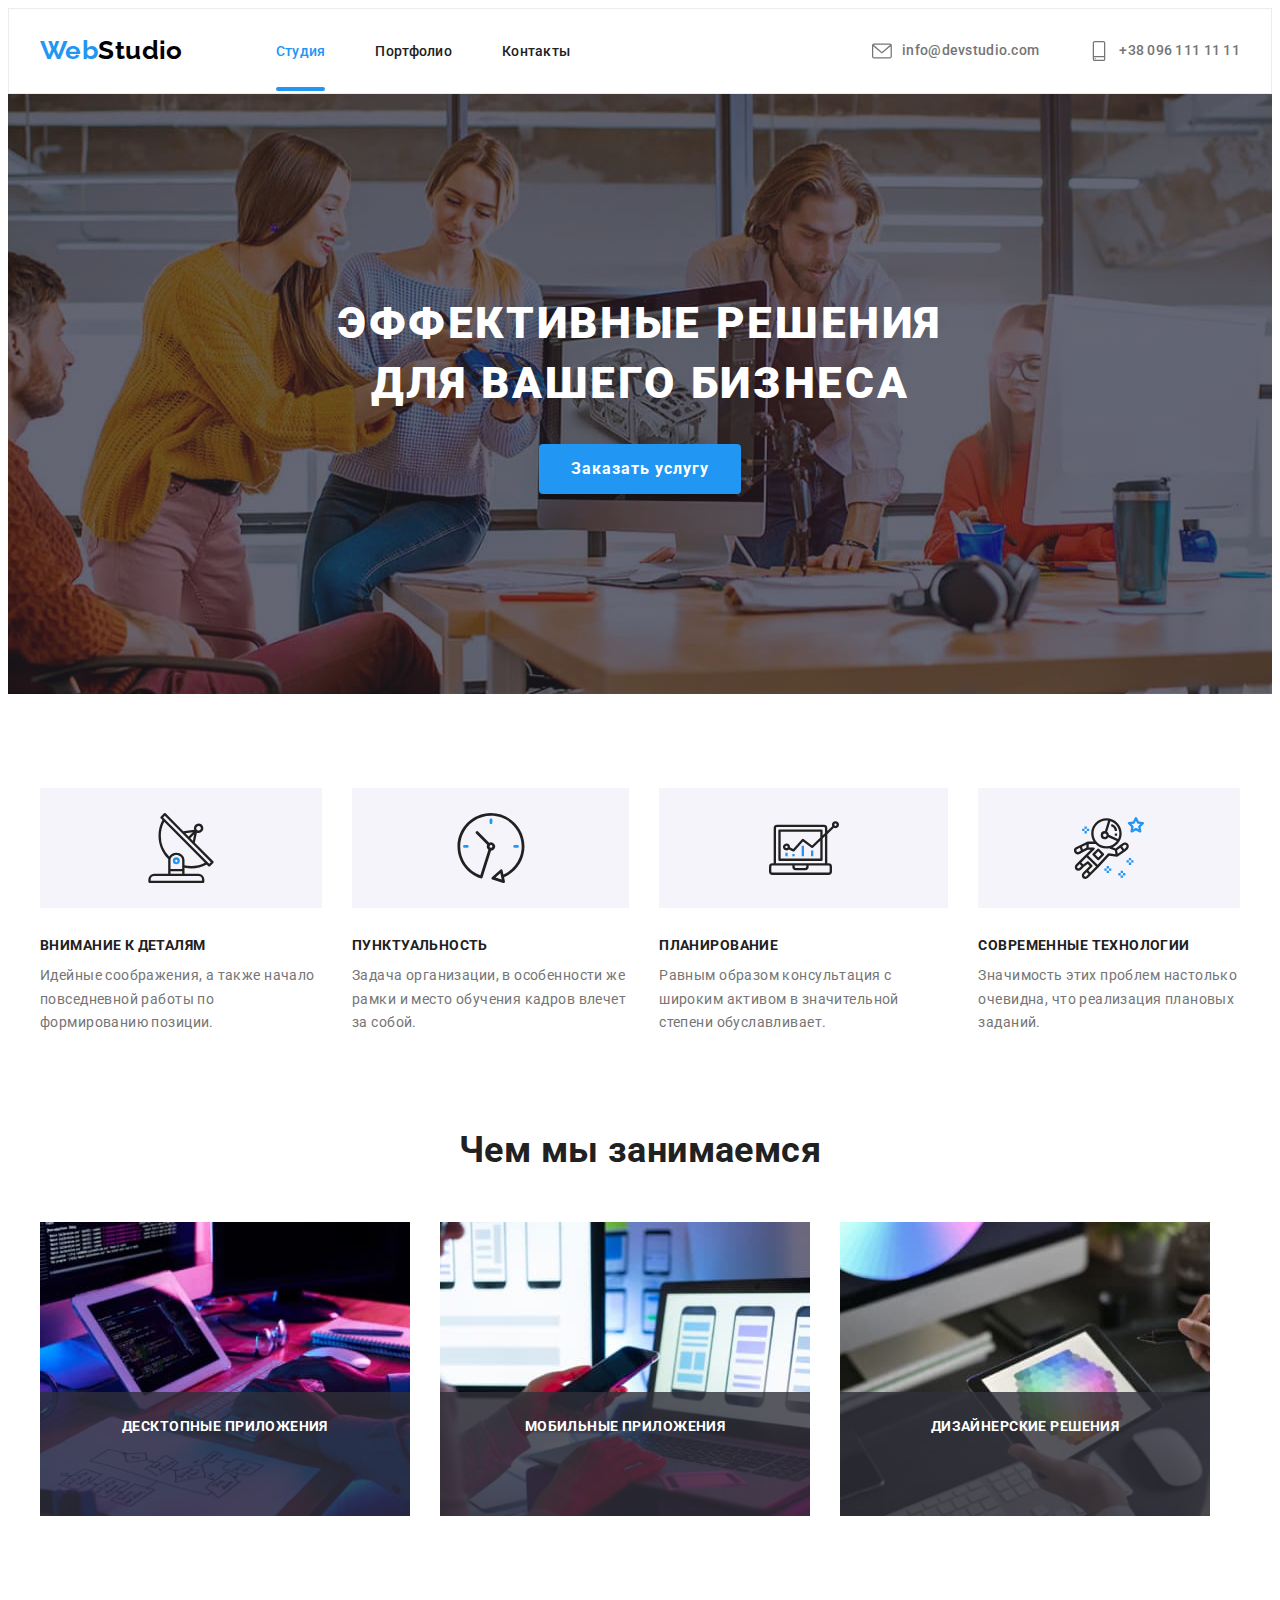
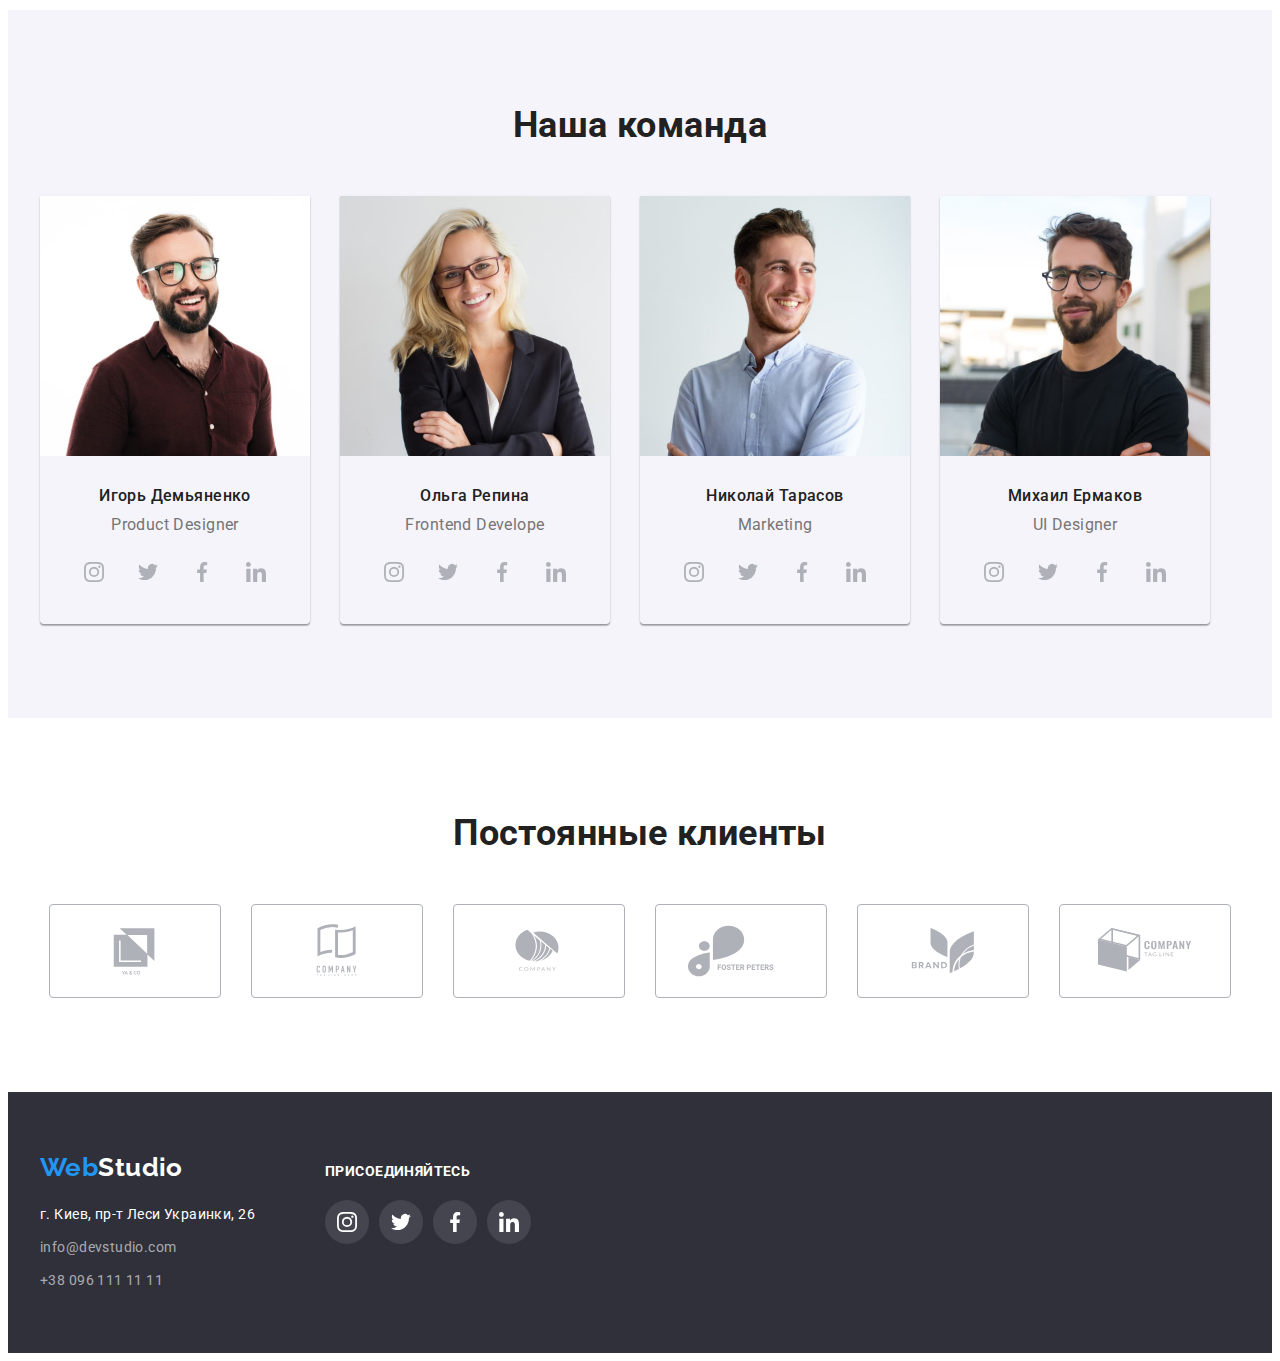
<file: index.html>
<!DOCTYPE html>
<html lang="ru">
  <head>
    <meta charset="UTF-8" />
    <meta http-equiv="X-UA-Compatible" content="IE=edge" />
    <meta name="viewport" content="width=device-width, initial-scale=1.0" />
    <title>homework05</title>
    <link
      href="https://fonts.googleapis.com/css2?family=Raleway:wght@700&family=Roboto:wght@400;500;700;900&display=swap"
      rel="stylesheet"
    />
    <link
      rel="stylesheet"
      href="https://cdnjs.cloudflare.com/ajax/libs/modern-normalize/1.1.0/modern-normalize.min.css"
      integrity="sha512-wpPYUAdjBVSE4KJnH1VR1HeZfpl1ub8YT/NKx4PuQ5NmX2tKuGu6U/JRp5y+Y8XG2tV+wKQpNHVUX03MfMFn9Q=="
      crossorigin="anonymous"
      referrerpolicy="no-referrer"
    />
    <link rel="stylesheet" href="./css/styles.css" />
  </head>

  <body>
    <!-- Шапка сайта -->
    <header class="header">
      <div class="container page-top flex">
        <nav class="flex">
          <a href="./index.html" lang="en" class="logo link"> <span>Web</span>Studio</a>

          <ul class="site-nav list flex">
            <li class="site-nav-item"><a href="./index.html" class="link current"> Студия</a></li>
            <li class="site-nav-item"><a href="./portfolio.html" class="link"> Портфолио</a></li>
            <li class="site-nav-item"><a href="" class="link"> Контакты</a></li>
          </ul>
        </nav>

        <ul class="contact-nav list flex">
          <li class="contact-nav-item">
            <a href="mailto:info@devstudio.com" class="link flex">
              <svg class="contact-icon" width="20" height="20">
                <use href="./images/icons.svg#icon-e-mail"></use>
              </svg>
              info@devstudio.com</a
            >
          </li>
          <li class="contact-nav-item">
            <a href="tel:+380961111111" class="link flex">
              <svg class="contact-icon" width="20" height="20">
                <use href="./images/icons.svg#icon-phone"></use>
              </svg>
              +38 096 111 11 11</a
            >
          </li>
        </ul>
      </div>
    </header>

    <main>
      <!-- Герой -->
      <section class="hero">
        <div class="container">
          <h1 class="hero-title">Эффективные решения для вашего бизнеса</h1>
          <button type="button" class="button" data-modal-open>Заказать услугу</button>
        </div>
      </section>

      <!-- Преимущества -->
      <section class="section feature">
        <div class="container">
          <h2 class="section-title visually-hidden">Преимущества</h2>
          <ul class="feature-list flex list">
            <li class="feature-item">
              <div class="feature-icon flex">
                <svg width="70" height="70">
                  <use href="./images/icons.svg#icon-antenna"></use>
                </svg>
              </div>
              <h3 class="title">Внимание к деталям</h3>
              <p class="text">
                Идейные соображения, а также начало повседневной работы по формированию позиции.
              </p>
            </li>
            <li class="feature-item">
              <div class="feature-icon flex">
                <svg width="70" height="70">
                  <use href="./images/icons.svg#icon-clock"></use>
                </svg>
              </div>
              <h3 class="title">Пунктуальность</h3>
              <p class="text">
                Задача организации, в особенности же рамки и место обучения кадров влечет за собой.
              </p>
            </li>
            <li class="feature-item">
              <div class="feature-icon flex">
                <svg width="70" height="70">
                  <use href="./images/icons.svg#icon-diagram"></use>
                </svg>
              </div>
              <h3 class="title">Планирование</h3>
              <p class="text">
                Равным образом консультация с широким активом в значительной степени обуславливает.
              </p>
            </li>
            <li class="feature-item">
              <div class="feature-icon flex">
                <svg width="70" height="70">
                  <use href="./images/icons.svg#icon-astronaut"></use>
                </svg>
              </div>
              <h3 class="title">Современные технологии</h3>
              <p class="text">
                Значимость этих проблем настолько очевидна, что реализация плановых заданий.
              </p>
            </li>
          </ul>
        </div>
      </section>

      <!-- Чем мы занимаемся -->
      <section class="section activvity">
        <div class="container">
          <h2 class="section-title">Чем мы занимаемся</h2>
          <ul class="flex list">
            <li class="activvity-item">
              <img src="./images/workone.jpg" alt="Кто-то делает разметку страницы" width="370" />
              <p class="activvity-item-text">Десктопные приложения</p>
            </li>
            <li class="activvity-item">
              <img src="./images/worktwo.jpg" alt="Кто-то делает " width="370" />
              <p class="activvity-item-text">Мобильные приложения</p>
            </li>
            <li class="activvity-item">
              <img
                src="./images/workthree.jpg"
                alt="Кто-то занимается подбором цвета"
                width="370"
              />
              <p class="activvity-item-text">Дизайнерские решения</p>
            </li>
          </ul>
        </div>
      </section>

      <!-- Наша команда -->
      <section class="section team">
        <div class="container">
          <h2 class="section-title">Наша команда</h2>
          <ul class="flex team-member list">
            <li class="team-member-item">
              <img src="./images/teamone.jpg" alt="Фото сотрудника" width="270" />
              <div class="team-member-descr">
                <h3 class="title">Игорь Демьяненко</h3>
                <p class="text" lang="en">Product Designer</p>
                <ul class="social-list list flex">
                  <li>
                    <a href="" class="social-link flex">
                      <svg class="social-icon" width="20" height="20">
                        <use href="./images/icons.svg#icon-instagram"></use>
                      </svg>
                    </a>
                  </li>
                  <li>
                    <a href="" class="social-link flex">
                      <svg class="social-icon" width="20" height="20">
                        <use href="./images/icons.svg#icon-twitter"></use>
                      </svg>
                    </a>
                  </li>
                  <li>
                    <a href="" class="social-link flex">
                      <svg class="social-icon" width="20" height="20">
                        <use href="./images/icons.svg#icon-facebook"></use>
                      </svg>
                    </a>
                  </li>
                  <li>
                    <a href="" class="social-link flex">
                      <svg class="social-icon" width="20" height="20">
                        <use href="./images/icons.svg#icon-linkedin"></use>
                      </svg>
                    </a>
                  </li>
                </ul>
              </div>
            </li>

            <li class="team-member-item">
              <img src="./images/teamtwo.jpg" alt="Фото сотрудника" width="270" />
              <div class="team-member-descr">
                <h3 class="title">Ольга Репина</h3>
                <p class="text" lang="en">Frontend Develope</p>
                <ul class="social-list list flex">
                  <li>
                    <a href="" class="social-link flex">
                      <svg class="social-icon" width="20" height="20">
                        <use href="./images/icons.svg#icon-instagram"></use>
                      </svg>
                    </a>
                  </li>
                  <li>
                    <a href="" class="social-link flex">
                      <svg class="social-icon" width="20" height="20">
                        <use href="./images/icons.svg#icon-twitter"></use>
                      </svg>
                    </a>
                  </li>
                  <li>
                    <a href="" class="social-link flex">
                      <svg class="social-icon" width="20" height="20">
                        <use href="./images/icons.svg#icon-facebook"></use>
                      </svg>
                    </a>
                  </li>
                  <li>
                    <a href="" class="social-link flex">
                      <svg class="social-icon" width="20" height="20">
                        <use href="./images/icons.svg#icon-linkedin"></use>
                      </svg>
                    </a>
                  </li>
                </ul>
              </div>
            </li>

            <li class="team-member-item">
              <img src="./images/teamthree.jpg" alt="Фото сотрудника" width="270" />
              <div class="team-member-descr">
                <h3 class="title">Николай Тарасов</h3>
                <p class="text" lang="en">Marketing</p>
                <ul class="social-list list flex">
                  <li>
                    <a href="" class="social-link flex">
                      <svg class="social-icon" width="20" height="20">
                        <use href="./images/icons.svg#icon-instagram"></use>
                      </svg>
                    </a>
                  </li>
                  <li>
                    <a href="" class="social-link flex">
                      <svg class="social-icon" width="20" height="20">
                        <use href="./images/icons.svg#icon-twitter"></use>
                      </svg>
                    </a>
                  </li>
                  <li>
                    <a href="" class="social-link flex">
                      <svg class="social-icon" width="20" height="20">
                        <use href="./images/icons.svg#icon-facebook"></use>
                      </svg>
                    </a>
                  </li>
                  <li>
                    <a href="" class="social-link flex">
                      <svg class="social-icon" width="20" height="20">
                        <use href="./images/icons.svg#icon-linkedin"></use>
                      </svg>
                    </a>
                  </li>
                </ul>
              </div>
            </li>

            <li class="team-member-item">
              <img src="./images/teamfour.jpg" alt="Фото сотрудника" width="270" />
              <div class="team-member-descr">
                <h3 class="title">Михаил Ермаков</h3>
                <p class="text" lang="en">UI Designer</p>
                <ul class="social-list list flex">
                  <li>
                    <a href="" class="social-link flex">
                      <svg class="social-icon" width="20" height="20">
                        <use href="./images/icons.svg#icon-instagram"></use>
                      </svg>
                    </a>
                  </li>
                  <li>
                    <a href="" class="social-link flex">
                      <svg class="social-icon" width="20" height="20">
                        <use href="./images/icons.svg#icon-twitter"></use>
                      </svg>
                    </a>
                  </li>
                  <li>
                    <a href="" class="social-link flex">
                      <svg class="social-icon" width="20" height="20">
                        <use href="./images/icons.svg#icon-facebook"></use>
                      </svg>
                    </a>
                  </li>
                  <li>
                    <a href="" class="social-link flex">
                      <svg class="social-icon" width="20" height="20">
                        <use href="./images/icons.svg#icon-linkedin"></use>
                      </svg>
                    </a>
                  </li>
                </ul>
              </div>
            </li>
          </ul>
        </div>
      </section>

      <!-- Постоянные клиенты -->
      <section class="section client">
        <div class="container">
          <h2 class="section-title">Постоянные клиенты</h2>
          <ul class="client-list list flex">
            <li>
              <a href="" class="client-item flex">
                <svg class="client-icon" width="106" height="60">
                  <use href="./images/icons.svg#icon-company1"></use>
                </svg>
              </a>
            </li>
            <li>
              <a href="" class="client-item flex">
                <svg class="client-icon" width="106" height="60">
                  <use href="./images/icons.svg#icon-company2"></use>
                </svg>
              </a>
            </li>
            <li>
              <a href="" class="client-item flex">
                <svg class="client-icon" width="106" height="60">
                  <use href="./images/icons.svg#icon-company3"></use>
                </svg>
              </a>
            </li>
            <li>
              <a href="" class="client-item flex">
                <svg class="client-icon" width="106" height="60">
                  <use href="./images/icons.svg#icon-company4"></use>
                </svg>
              </a>
            </li>
            <li>
              <a href="" class="client-item flex">
                <svg class="client-icon" width="106" height="60">
                  <use href="./images/icons.svg#icon-company5"></use>
                </svg>
              </a>
            </li>
            <li>
              <a href="" class="client-item flex">
                <svg class="client-icon" width="106" height="60">
                  <use href="./images/icons.svg#icon-company6"></use>
                </svg>
              </a>
            </li>
          </ul>
        </div>
      </section>
    </main>

    <!-- Футер -->
    <footer class="footer">
      <div class="container page-bottom flex">
        <div class="contacts">
          <a href="./index.html" lang="en" class="footer-logo link"> <span> Web</span>Studio</a>

          <address>
            <ul class="footer-nav list">
              <li><a href="" class="adress link"> г. Киев, пр-т Леси Украинки, 26</a></li>
              <li><a href="" class="email link"> info@devstudio.com</a></li>
              <li><a href="" class="tel link"> +38 096 111 11 11</a></li>
            </ul>
          </address>
        </div>

        <div class="social">
          <h3 class="social-title">присоединяйтесь</h3>
          <ul class="social-list list flex">
            <li>
              <a href="" class="social-link flex">
                <svg class="social-icon" width="20" height="20">
                  <use href="./images/icons.svg#icon-instagram"></use>
                </svg>
              </a>
            </li>
            <li>
              <a href="" class="social-link flex">
                <svg class="social-icon" width="20" height="20">
                  <use href="./images/icons.svg#icon-twitter"></use>
                </svg>
              </a>
            </li>
            <li>
              <a href="" class="social-link flex">
                <svg class="social-icon" width="20" height="20">
                  <use href="./images/icons.svg#icon-facebook"></use>
                </svg>
              </a>
            </li>
            <li>
              <a href="" class="social-link flex">
                <svg class="social-icon" width="20" height="20">
                  <use href="./images/icons.svg#icon-linkedin"></use>
                </svg>
              </a>
            </li>
          </ul>
        </div>
      </div>
    </footer>
    <!-- Модальное окно -->
    <div class="backdrop is-hidden" data-modal>
      <div class="modal">
        <p>
          Lorem ipsum dolor sit amet consectetur adipisicing elit. Soluta rerum saepe quos mollitia.
          Eligendi repellat, laudantium commodi consequatur sapiente, illum ipsum laborum odit illo
          nostrum adipisci dolore, nesciunt voluptatibus ab!
        </p>
        <button class="modal-button flex" type="button" data-modal-close>
          <svg class="modal-icon" width="18" height="18">
            <use href="./images/icons.svg#icon-close"></use>
          </svg>
        </button>
      </div>
    </div>
    <script src="./js/modal.js"></script>
  </body>
</html>
</file>
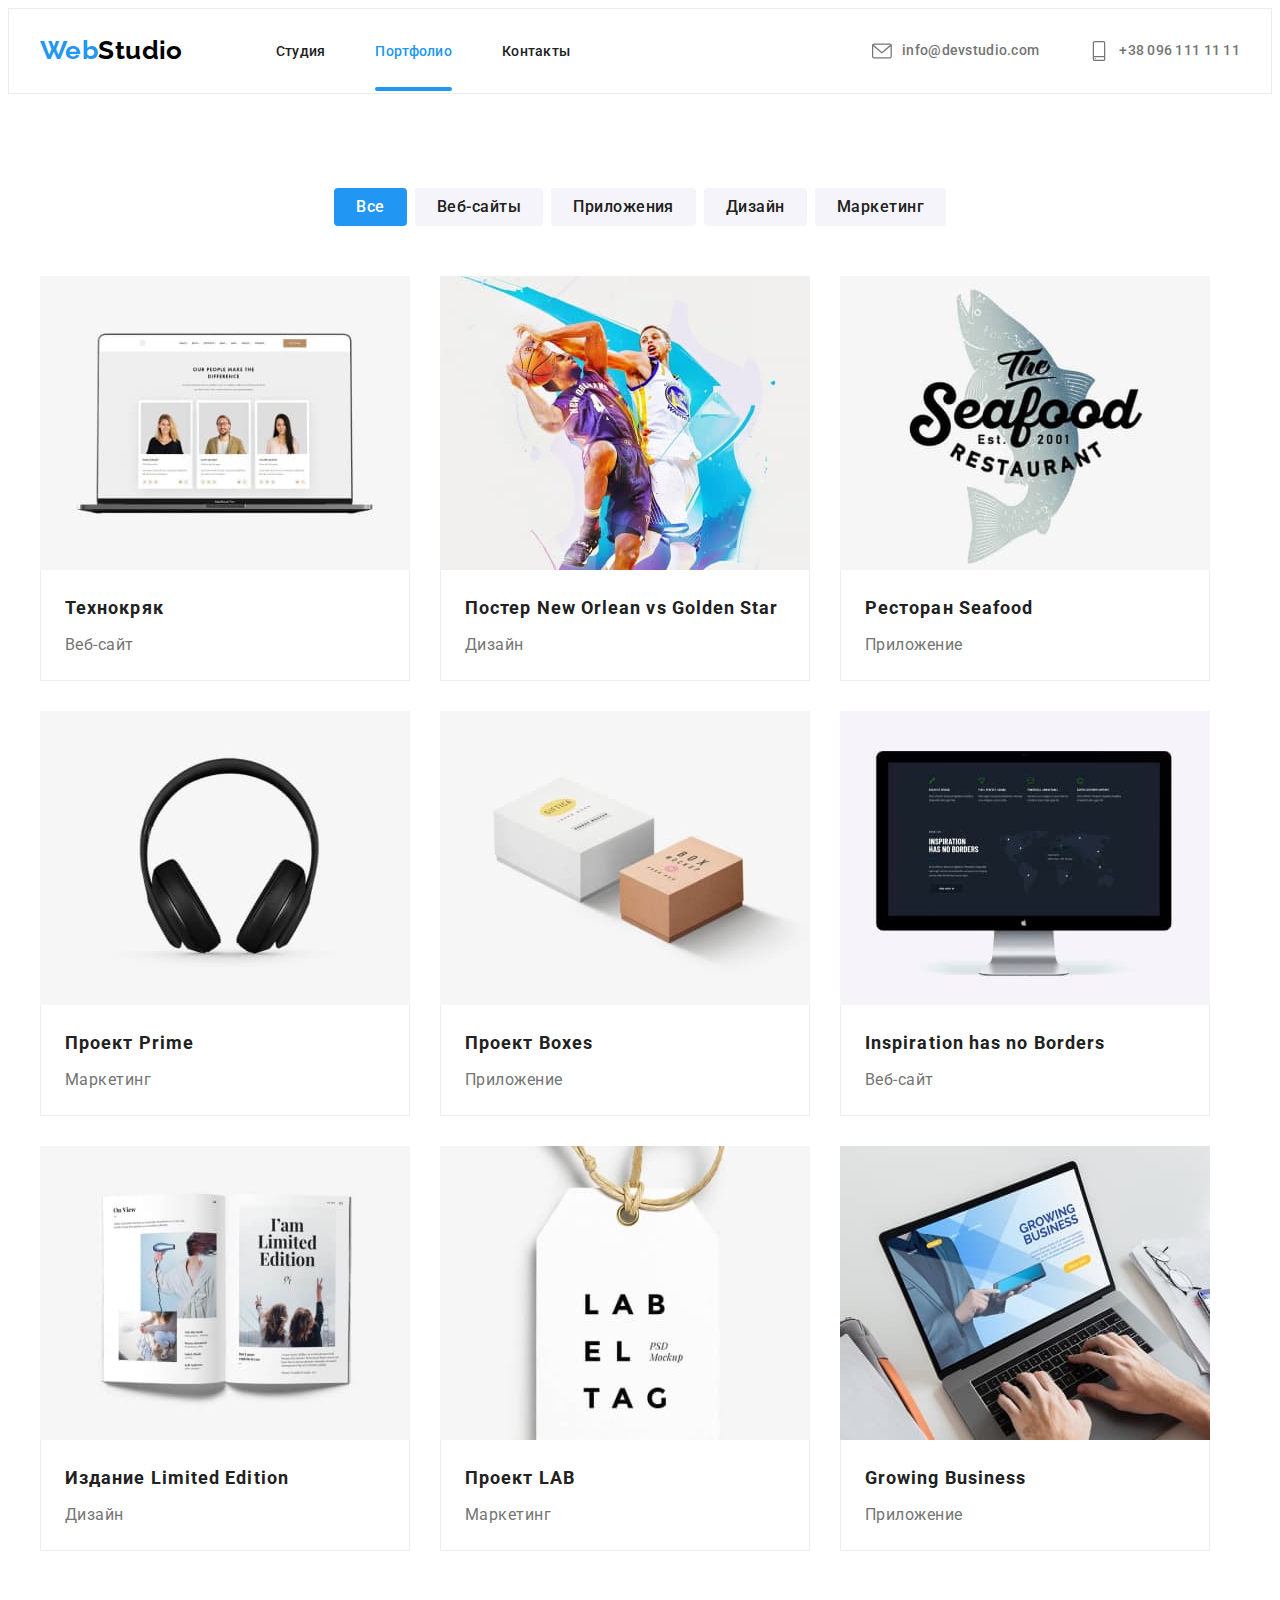
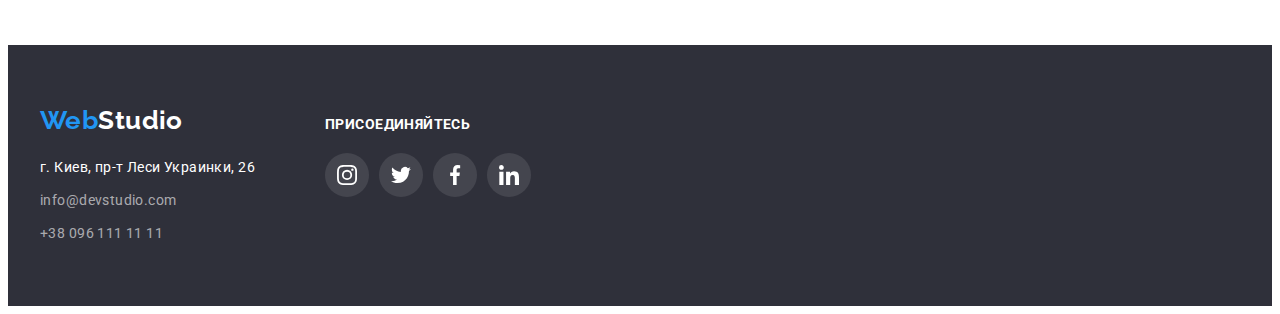
<file: portfolio.html>
<!DOCTYPE html>
<html lang="ru">
  <head>
    <meta charset="UTF-8" />
    <meta http-equiv="X-UA-Compatible" content="IE=edge" />
    <meta name="viewport" content="width=device-width, initial-scale=1.0" />
    <title>homework05</title>
    <link
      href="https://fonts.googleapis.com/css2?family=Raleway:wght@700&family=Roboto:wght@400;500;700;900&display=swap"
      rel="stylesheet"
    />
    <link
      rel="stylesheet"
      href="https://cdnjs.cloudflare.com/ajax/libs/modern-normalize/1.1.0/modern-normalize.min.css"
      integrity="sha512-wpPYUAdjBVSE4KJnH1VR1HeZfpl1ub8YT/NKx4PuQ5NmX2tKuGu6U/JRp5y+Y8XG2tV+wKQpNHVUX03MfMFn9Q=="
      crossorigin="anonymous"
      referrerpolicy="no-referrer"
    />
    <link rel="stylesheet" href="./css/styles.css" />
  </head>

  <body>
    <!-- Шапка сайта -->
    <header class="header">
      <div class="container page-top flex">
        <nav class="flex">
          <a href="./index.html" lang="en" class="logo link"> <span>Web</span>Studio</a>

          <ul class="site-nav list flex">
            <li class="site-nav-item"><a href="./index.html" class="link"> Студия</a></li>
            <li class="site-nav-item">
              <a href="./portfolio.html" class="link current"> Портфолио</a>
            </li>
            <li class="site-nav-item"><a href="" class="link"> Контакты</a></li>
          </ul>
        </nav>

        <ul class="contact-nav list flex">
          <li class="contact-nav-item">
            <a href="mailto:info@devstudio.com" class="link flex">
              <svg class="contact-icon" width="20" height="20">
                <use href="./images/icons.svg#icon-e-mail"></use>
              </svg>
              info@devstudio.com</a
            >
          </li>
          <li class="contact-nav-item">
            <a href="tel:+380961111111" class="link flex">
              <svg class="contact-icon" width="20" height="20">
                <use href="./images/icons.svg#icon-phone"></use>
              </svg>
              +38 096 111 11 11</a
            >
          </li>
        </ul>
      </div>
    </header>
    <main>
      <section class="section">
        <div class="container">
          <!-- Кнопки-фильтры -->
          <h1 class="visually-hidden">Наши работы</h1>
          <ul class="filter list flex">
            <li class="filter-item"><button type="button" class="button active">Все</button></li>
            <li class="filter-item"><button type="button" class="button">Веб-сайты</button></li>
            <li class="filter-item"><button type="button" class="button">Приложения</button></li>
            <li class="filter-item"><button type="button" class="button">Дизайн</button></li>
            <li class="filter-item"><button type="button" class="button">Маркетинг</button></li>
          </ul>

          <ul class="list examples flex">
            <li class="example-item">
              <a href="" class="link">
                <div class="example-thumb">
                  <img src="./images/tehnokryak.jpg" alt="Люди на экране монитора" width="370" />
                  <div class="example-overlay">
                    <p>
                      Ресурс предлагает комплексные предложения с разным уровнем функционала и
                      сервисов. Все это позволит посетителю получить исчерпывающие сведения о
                      компании или частном лице.
                    </p>
                  </div>
                </div>

                <div class="example-item-descr">
                  <h2 class="title">Технокряк</h2>
                  <p class="text">Веб-сайт</p>
                </div>
              </a>
            </li>

            <li class="example-item">
              <a href="" class="link">
                <div class="example-thumb">
                  <img src="./images/neworlean.jpg" alt="Игроки двух команд" width="370" />
                  <div class="example-overlay">
                    <p>
                      Ресурс предлагает комплексные предложения с разным уровнем функционала и
                      сервисов. Все это позволит посетителю получить исчерпывающие сведения о
                      компании или частном лице.
                    </p>
                  </div>
                </div>

                <div class="example-item-descr">
                  <h2 class="title">Постер New Orlean vs Golden Star</h2>
                  <p class="text">Дизайн</p>
                </div>
              </a>
            </li>

            <li class="example-item">
              <a href="" class="link">
                <div class="example-thumb">
                  <img src="./images/seafood.jpg" alt="Логотип ресторана" width="370" />
                  <div class="example-overlay">
                    <p>
                      Ресурс предлагает комплексные предложения с разным уровнем функционала и
                      сервисов. Все это позволит посетителю получить исчерпывающие сведения о
                      компании или частном лице.
                    </p>
                  </div>
                </div>

                <div class="example-item-descr">
                  <h2 class="title">Ресторан Seafood</h2>
                  <p class="text">Приложение</p>
                </div>
              </a>
            </li>

            <li class="example-item">
              <a href="" class="link">
                <div class="example-thumb">
                  <img src="./images/prime.jpg" alt="Наушники" width="370" />
                  <div class="example-overlay">
                    <p>
                      Ресурс предлагает комплексные предложения с разным уровнем функционала и
                      сервисов. Все это позволит посетителю получить исчерпывающие сведения о
                      компании или частном лице.
                    </p>
                  </div>
                </div>

                <div class="example-item-descr">
                  <h2 class="title">Проект Prime</h2>
                  <p class="text">Маркетинг</p>
                </div>
              </a>
            </li>

            <li class="example-item">
              <a href="" class="link">
                <div class="example-thumb">
                  <img src="./images/boxes.jpg" alt="Коробки" width="370" />
                  <div class="example-overlay">
                    <p>
                      Ресурс предлагает комплексные предложения с разным уровнем функционала и
                      сервисов. Все это позволит посетителю получить исчерпывающие сведения о
                      компании или частном лице.
                    </p>
                  </div>
                </div>

                <div class="example-item-descr">
                  <h2 class="title">Проект Boxes</h2>
                  <p class="text">Приложение</p>
                </div>
              </a>
            </li>

            <li class="example-item">
              <a href="" class="link">
                <div class="example-thumb">
                  <img src="./images/inspiration.jpg" alt="Монитор" width="370" />
                  <div class="example-overlay">
                    <p>
                      Ресурс предлагает комплексные предложения с разным уровнем функционала и
                      сервисов. Все это позволит посетителю получить исчерпывающие сведения о
                      компании или частном лице.
                    </p>
                  </div>
                </div>

                <div class="example-item-descr">
                  <h2 class="title">Inspiration has no Borders</h2>
                  <p class="text">Веб-сайт</p>
                </div>
              </a>
            </li>

            <li class="example-item">
              <a href="" class="link">
                <div class="example-thumb">
                  <img src="./images/limedition.jpg" alt="Журнал" width="370" />
                  <div class="example-overlay">
                    <p>
                      Ресурс предлагает комплексные предложения с разным уровнем функционала и
                      сервисов. Все это позволит посетителю получить исчерпывающие сведения о
                      компании или частном лице.
                    </p>
                  </div>
                </div>

                <div class="example-item-descr">
                  <h2 class="title">Издание Limited Edition</h2>
                  <p class="text">Дизайн</p>
                </div>
              </a>
            </li>

            <li class="example-item">
              <a href="" class="link">
                <div class="example-thumb">
                  <img src="./images/lab.jpg" alt="Бирка" width="370" />
                  <div class="example-overlay">
                    <p>
                      Ресурс предлагает комплексные предложения с разным уровнем функционала и
                      сервисов. Все это позволит посетителю получить исчерпывающие сведения о
                      компании или частном лице.
                    </p>
                  </div>
                </div>
                <div class="example-item-descr">
                  <h2 class="title">Проект LAB</h2>
                  <p class="text">Маркетинг</p>
                </div>
              </a>
            </li>

            <li class="example-item">
              <a href="" class="link">
                <div class="example-thumb">
                  <img
                    src="./images/growbusiness.jpg"
                    alt="Человек использует приложение"
                    width="370"
                  />
                  <div class="example-overlay">
                    <p>
                      Ресурс предлагает комплексные предложения с разным уровнем функционала и
                      сервисов. Все это позволит посетителю получить исчерпывающие сведения о
                      компании или частном лице.
                    </p>
                  </div>
                </div>
                <div class="example-item-descr">
                  <h2 class="title">Growing Business</h2>
                  <p class="text">Приложение</p>
                </div>
              </a>
            </li>
          </ul>
        </div>
      </section>
    </main>

    <!-- Футер -->
    <footer class="footer">
      <div class="container page-bottom flex">
        <div class="contacts">
          <a href="./index.html" lang="en" class="footer-logo link"> <span> Web</span>Studio</a>

          <address>
            <ul class="footer-nav list">
              <li><a href="" class="adress link"> г. Киев, пр-т Леси Украинки, 26</a></li>
              <li><a href="" class="email link"> info@devstudio.com</a></li>
              <li><a href="" class="tel link"> +38 096 111 11 11</a></li>
            </ul>
          </address>
        </div>

        <div class="social">
          <h3 class="social-title">присоединяйтесь</h3>
          <ul class="social-list list flex">
            <li>
              <a href="" class="social-link flex">
                <svg class="social-icon" width="20" height="20">
                  <use href="./images/icons.svg#icon-instagram"></use>
                </svg>
              </a>
            </li>
            <li>
              <a href="" class="social-link flex">
                <svg class="social-icon" width="20" height="20">
                  <use href="./images/icons.svg#icon-twitter"></use>
                </svg>
              </a>
            </li>
            <li>
              <a href="" class="social-link flex">
                <svg class="social-icon" width="20" height="20">
                  <use href="./images/icons.svg#icon-facebook"></use>
                </svg>
              </a>
            </li>
            <li>
              <a href="" class="social-link flex">
                <svg class="social-icon" width="20" height="20">
                  <use href="./images/icons.svg#icon-linkedin"></use>
                </svg>
              </a>
            </li>
          </ul>
        </div>
      </div>
    </footer>
  </body>
</html>
</file>
<file: css/styles.css>
:root {
  /* Text color */
  --primary-text-color: #212121;
  --secondary-text-color: #757575;
  --accent-color: #2196f3;
  --studio-in-heder: #000000;

  /* Bg color */
  --primery-background-color: #ffffff;
  --secondary-background-color: #f5f4fa;
  --background-color-footer: #2f303a;
  --background-color-hero: #c4c4c4;
  --icon-color: #afb1b8;

  /* Grid */
  /* Others */
  --timing-function: cubic-bezier(0.4, 0, 0.2, 1);
}

body {
  background-color: var(--primery-background-color);
  color: var(--primary-text-color);
  font-family: Roboto, sans-serif;
  font-size: 14px;
  letter-spacing: 0.03em;
}

/* Utils */
.list {
  padding: 0;
  margin: 0;
  list-style: none;
}

.link {
  text-decoration: none;
}

.flex {
  display: flex;
}

.container {
  margin-left: auto;
  margin-right: auto;
  width: 1200px;
  padding-left: 15px;
  padding-right: 15px;
}

img {
  display: block;
}

/* Шапка сайта */
.header {
  border: 1px solid #ececec;
}

.page-top {
  justify-content: space-between;
  align-items: center;
}

.logo {
  padding-top: 24px;
  padding-bottom: 25px;
  margin-right: 93px;

  color: var(--studio-in-heder);
  font-family: Raleway, sans-serif;
  font-weight: 700;
  font-size: 26px;
  line-height: 1.19;
}

.logo span {
  color: var(--accent-color);
}

/* Site nav */

.header nav {
  justify-content: center;
  align-items: center;
}

.site-nav-item:not(:last-child),
.contact-nav-item:not(:last-child) {
  margin-right: 50px;
}

.site-nav .link,
.contact-nav .link {
  padding-top: 32px;
  padding-bottom: 32px;
  justify-content: center;
  align-items: center;

  color: var(--primary-text-color);
  font-weight: 500;
  line-height: 1.14;
  letter-spacing: 0.02em;
  transition: color 250ms var(--timing-function);
}

.contact-nav .link {
  color: var(--secondary-text-color);
}

.contact-nav-item {
  align-items: center;
}

.site-nav-item .link:hover,
.site-nav-item .link:focus {
  color: var(--accent-color);
}

.contact-nav-item .link:hover,
.contact-nav-item .link:focus {
  color: var(--accent-color);
}

.contact-icon {
  margin-right: 10px;
  fill: var(--secondary-text-color);
  transition: fill 250ms var(--timing-function);
}

.contact-nav-item .link:hover .contact-icon,
.contact-nav-item .link:focus .contact-icon {
  fill: var(--accent-color);
}

.site-nav .link.current {
  color: var(--accent-color);
  /* outline: 1px solid red; */
  position: relative;
}

.site-nav .link.current::after {
  content: ' ';
  display: block;
  margin-top: 28px;
  position: absolute;
  bottom: 0;
  left: 0;
  width: 100%;
  height: 4px;
  background-color: var(--accent-color);
  border-radius: 2px;
}

/* Hero */
.hero {
  padding-top: 200px;
  padding-bottom: 200px;
  text-align: center;
  max-width: 1600px;
  margin-left: auto;
  margin-right: auto;
  background-image: linear-gradient(to right, rgba(47, 48, 58, 0.4), rgba(47, 48, 58, 0.4)),
    url(../images/bg-picture.jpg);
  background-size: cover;
  background-repeat: no-repeat;
  background-position: center;

  background-color: var(--background-color-hero);
}

.hero-title {
  margin-top: 0;
  margin-bottom: 30px;
  margin-left: auto;
  margin-right: auto;
  width: 696px;

  color: var(--primery-background-color);
  font-weight: 900;
  font-size: 44px;
  line-height: 1.36;
  letter-spacing: 0.06em;
  text-transform: uppercase;
}

.hero .button {
  min-width: 200px;
  padding: 10px 32px;
  border-width: 0;

  color: var(--primery-background-color);
  background-color: var(--accent-color);
  font-family: inherit;
  font-weight: 700;
  font-size: 16px;
  line-height: 1.875;
  letter-spacing: 0.06em;
  box-shadow: 0px 4px 4px rgba(0, 0, 0, 0.15);
  border-radius: 4px;
  cursor: pointer;

  transition: background-color 250ms var(--timing-function);
}

.hero .button:hover,
.hero .button:focus {
  background-color: #188ce8;
}

/* Section */
.section {
  padding-top: 94px;
  padding-bottom: 94px;
}

.section-title {
  margin-top: 0;
  margin-bottom: 50px;

  color: var(--primary-text-color);
  font-size: 36px;
  line-height: 1.17;
  text-align: center;
}

/* Преимущества */

.visually-hidden {
  position: absolute;
  white-space: nowrap;
  width: 1px;
  height: 1px;
  overflow: hidden;
  border: 0;
  padding: 0;
  clip: rect(0 0 0 0);
  clip-path: inset(50%);
  margin: -1px;
}

.feature {
  padding-bottom: 0;
}

.feature-item {
  width: calc((100%-90px) / 4);
}

.feature-item:not(:last-child) {
  margin-right: 30px;
}

.feature-icon {
  background-color: var(--secondary-background-color);
  height: 120px;
  margin-bottom: 30px;
  justify-content: center;
  align-items: center;
}

.feature-list .title {
  margin-top: 0;
  margin-bottom: 10px;

  font-size: 14px;
  line-height: 1.14;
  text-transform: uppercase;
}

.feature-list .text {
  margin-top: 0;
  margin-bottom: 0;

  color: var(--secondary-text-color);
  font-weight: 400;
  line-height: 1.71;
}

/*  Чем мы занимаемся*/

.activvity-item:not(:last-child) {
  margin-right: 30px;
}

.activvity-item {
  position: relative;
}

.activvity-item-text {
  position: absolute;
  right: 0;
  bottom: 0;
  margin: 0;
  padding-top: 27px;
  padding-bottom: 27px;
  width: 370px;
  height: 70px;
  background-color: rgba(47, 48, 58, 0.8);
  font-weight: 700;
  line-height: 1.14;
  text-align: center;
  text-transform: uppercase;

  color: var(--primery-background-color);
}

/*   Наша команда */
.team-member-item {
  width: calc((100%-90px) / 4);
  box-shadow: 0px 1px 3px rgba(0, 0, 0, 0.12), 0px 1px 1px rgba(0, 0, 0, 0.14),
    0px 2px 1px rgba(0, 0, 0, 0.2);
  border-radius: 0px 0px 4px 4px;
}

.team-member-item:not(:last-child) {
  margin-right: 30px;
}
.team-member-descr {
  padding-top: 30px;
  padding-bottom: 30px;
  text-align: center;
}

.team-member .title {
  margin-top: 0;
  margin-bottom: 10px;

  font-weight: 500;
  font-size: 16px;
  line-height: 1.19;
}

.team-member .text {
  margin-top: 0;
  margin-bottom: 16px;

  color: var(--secondary-text-color);
  font-size: 16px;
  line-height: 1.19;
}
.team {
  background-color: var(--secondary-background-color);
}

.social-list {
  justify-content: center;
}

.social-link {
  width: 44px;
  height: 44px;
  justify-content: center;
  align-items: center;
  border-radius: 50%;
  transition: background-color 250ms var(--timing-function);
}

.social-link:hover,
.social-link:focus {
  background-color: var(--accent-color);
}

.social-list li:not(:last-child) {
  margin-right: 10px;
}
.social-icon {
  fill: var(--icon-color);
  transition: fill 250ms var(--timing-function);
}

.social-link:hover .social-icon,
.social-link:focus .social-icon {
  fill: var(--primery-background-color);
}

/* Постоянные клиенты */
.client-list {
  justify-content: center;
}

.client-list li:not(:last-child) {
  margin-right: 30px;
}

.client-item {
  justify-content: center;
  align-items: center;
  width: 170px;
  height: 92px;
  border: 1px solid var(--icon-color);
  border-radius: 4px;
  transition: border-color 250ms var(--timing-function);
}

.client-item:hover,
.client-item:focus {
  border-color: var(--accent-color);
}

.client-icon {
  fill: var(--icon-color);
  transition: fill 250ms var(--timing-function);
}

.client-item:hover .client-icon,
.client-item:focus .client-icon {
  fill: var(--accent-color);
}

/* Футер */
.footer {
  background-color: var(--background-color-footer);
  padding-top: 60px;
  padding-bottom: 60px;
}
.page-bottom {
  align-items: baseline;
}

.contacts {
  margin-right: 70px;
}

.footer-logo {
  display: block;

  margin-bottom: 20px;

  color: var(--primery-background-color);
  font-family: Raleway, sans-serif;
  font-weight: 700;
  font-size: 26px;
  line-height: 1.19;
}

.footer-logo span {
  color: var(--accent-color);
}

.footer-nav li:not(:last-child) {
  margin-bottom: 9px;
}

.footer-nav .adress {
  color: var(--primery-background-color);
  font-weight: 400;
  line-height: 1.71;
  font-style: normal;
}

.footer-nav .email,
.footer-nav .tel {
  margin-top: 9px;

  color: rgba(255, 255, 255, 0.6);
  font-weight: 400;
  line-height: 1.71;
  font-style: normal;
}

.footer-nav .email:hover,
.footer-nav .email:focus,
.footer-nav .tel:hover,
.footer-nav .tel:focus {
  color: var(--accent-color);
}
.social .social-link {
  background-color: rgba(255, 255, 255, 0.1);
  transition: background-color 250ms var(--timing-function);
}

.social .social-link:hover,
.social .social-link:focus {
  background-color: var(--accent-color);
}
.social .social-list {
  padding-bottom: 0;
}
.social .social-icon {
  fill: var(--primery-background-color);
}

.social-title {
  font-weight: 700;
  font-size: 14px;
  line-height: 1.14;
  text-transform: uppercase;
  color: var(--primery-background-color);
  margin-bottom: 20px;
  margin-top: 0;
}

/* Страница  Portfolio */

.filter {
  justify-content: center;
  margin-bottom: 50px;
}
.filter-item:not(:last-child) {
  margin-right: 8px;
}

/* Button */
.button {
  min-width: 73px;
  padding: 6px 22px;
  border-radius: 4px;
  border: none;
  box-shadow: none;

  color: var(--primary-text-color);
  background-color: var(--secondary-background-color);
  font-family: inherit;
  font-weight: 500;
  font-size: 16px;
  line-height: 1.62;
  letter-spacing: 0.03em;
  text-align: center;
  cursor: pointer;

  transition: background-color 250ms var(--timing-function), color 250ms var(--timing-function),
    box-shadow 250ms var(--timing-function);
}

.button:hover,
.button:focus {
  color: var(--primery-background-color);
  background-color: var(--accent-color);
  box-shadow: 0px 3px 1px rgba(0, 0, 0, 0.1), 0px 1px 2px rgba(0, 0, 0, 0.08),
    0px 2px 2px rgba(0, 0, 0, 0.12);
}

.button.active {
  color: var(--primery-background-color);
  background-color: var(--accent-color);
}

/* Примеры работ */
.examples {
  flex-wrap: wrap;
}
.example-item {
  width: 370px;
  margin-right: 30px;
  margin-bottom: 30px;
}

.example-item .link {
  display: block;
  box-shadow: none;
  transition: box-shadow 250ms var(--timing-function);
}

.example-item .link:hover,
.example-item .link:focus {
  box-shadow: 0px 1px 1px rgba(0, 0, 0, 0.12), 0px 4px 4px rgba(0, 0, 0, 0.06),
    1px 4px 6px rgba(0, 0, 0, 0.16);
}

.example-item:nth-child(3n) {
  margin-right: 0;
}

.example-item:nth-last-child(-n + 3) {
  margin-bottom: 0;
}

.example-thumb {
  position: relative;
  overflow: hidden;
}

.example-overlay {
  position: absolute;
  top: 0;
  right: 0;
  width: 100%;
  height: 100%;
  padding: 63px 24px;

  transform: translateY(100%);
  transition: transform 250ms var(--timing-function);
  opacity: 1;

  font-weight: 400;
  font-size: 18px;
  line-height: 1.56;
  letter-spacing: 0.03em;
  color: #ffffff;
  background: rgba(33, 150, 243, 0.9);
}
.example-item:hover .example-overlay {
  transform: translateY(0%);
}

.example-item-descr {
  padding-top: 20px;
  padding-bottom: 20px;
  padding-left: 24px;
  padding-right: 24px;
  border-bottom: 1px solid #eeeeee;
  border-right: 1px solid #eeeeee;
  border-left: 1px solid #eeeeee;
}

.examples .text {
  margin-top: 0;
  margin-bottom: 0;

  color: var(--secondary-text-color);
  font-weight: 400;
  font-size: 16px;
  line-height: 1.88;
  letter-spacing: 0.03em;
}

.examples .title {
  margin-top: 0;
  margin-bottom: 4px;

  color: var(--primary-text-color);
  font-weight: 700;
  font-size: 18px;
  line-height: 2;
  letter-spacing: 0.06em;
}

/* Модальное окно */
.backdrop {
  position: fixed;
  left: 0;
  top: 0;

  width: 100%;
  height: 100%;
  background-color: rgba(0, 0, 0, 0.4);
  opacity: 1;
  visibility: visible;

  transition: visibility 550ms var(--timing-function), opacity 550ms var(--timing-function);
}
.backdrop.is-hidden {
  visibility: hidden;
  opacity: 0;
  pointer-events: none;
}

.backdrop.is-hidden .modal {
  transform: translate(-50%, -50%) scale(0.2);
}

.modal {
  position: absolute;
  top: 50%;
  left: 50%;
  padding: 150px;
  width: 528px;
  height: 581px;
  background-color: var(--primery-background-color);
  transform: translate(-50%, -50%) scale(1);

  transition: transform 500ms var(--timing-function);
}

.modal-button {
  position: fixed;
  top: 8px;
  right: 8px;
  width: 30px;
  height: 30px;
  border: 1px solid rgba(0, 0, 0, 0.1);
  border-radius: 50%;
  padding: 6px;
  justify-content: center;
  align-items: center;
  background-color: var(--primery-background-color);
  fill: #000000;
}

.modal-icon {
  fill: #000000;
}
</file>
